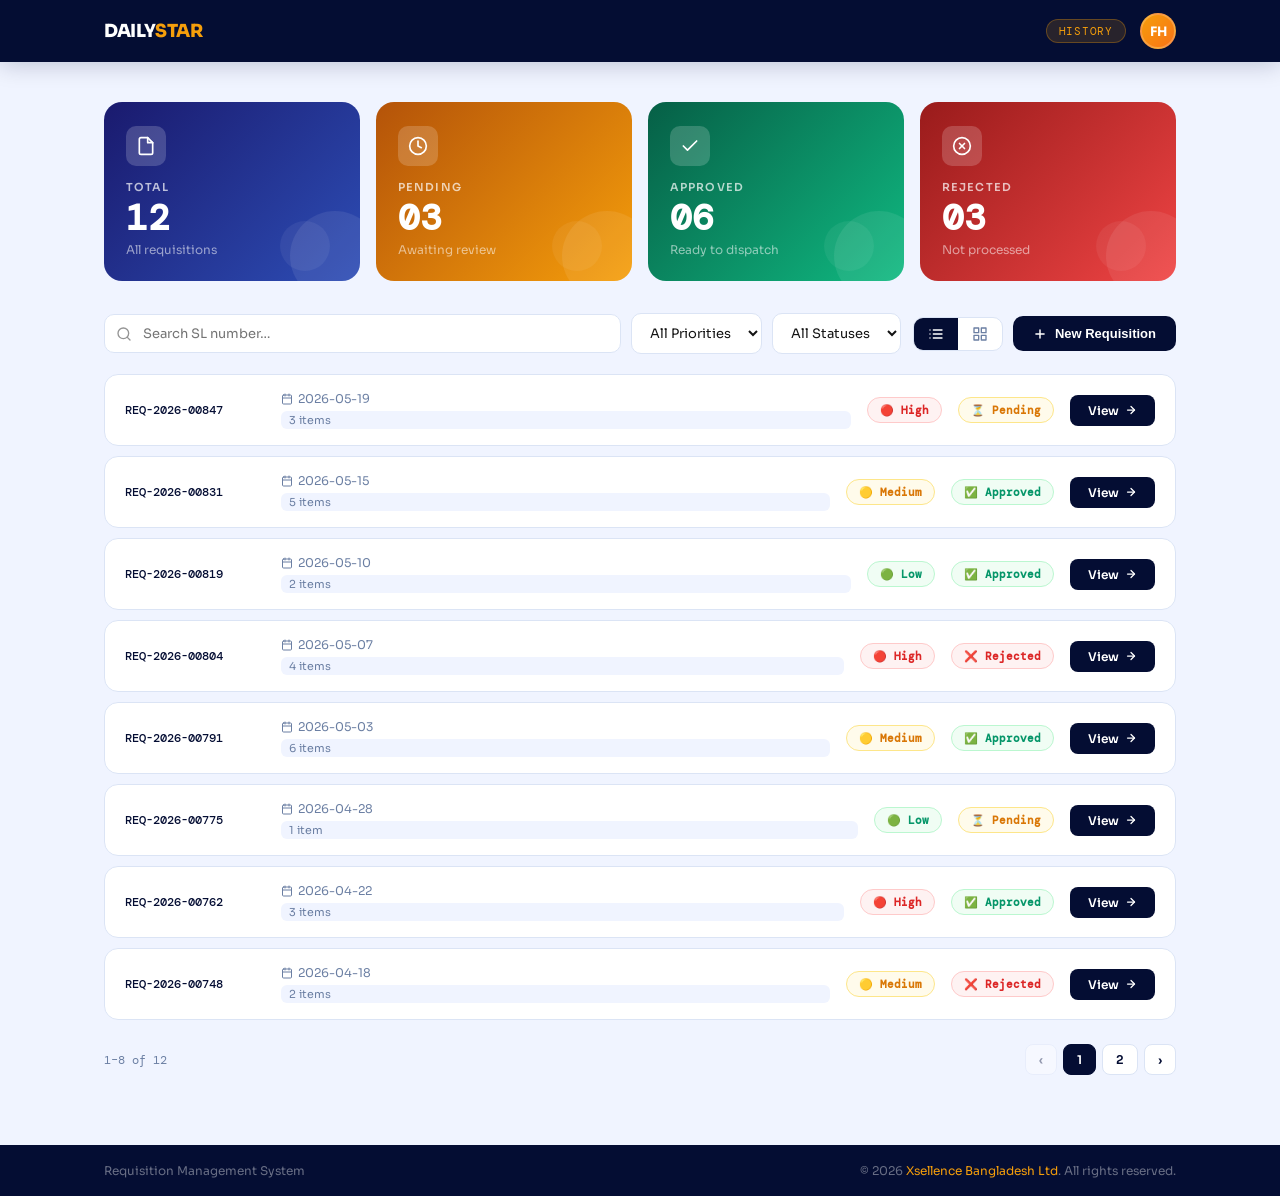
<file: test.html>
<!DOCTYPE html>
<html lang="en">

    <head>
        <meta charset="UTF-8">
        <meta name="viewport" content="width=device-width, initial-scale=1.0">
        <title>Requisition History – Design 1</title>
        <link
            href="https://fonts.googleapis.com/css2?family=Sora:wght@300;400;600;700;800&family=DM+Mono:wght@400;500&display=swap"
            rel="stylesheet">
        <style>
            :root {
                --navy: #040D33;
                --card: #fff;
                --border: #dbe4f5;
                --light: #f0f4ff;
                --muted: #6b7fa3;
                --text: #131313;
                --g-total: linear-gradient(135deg, #1a1a6e 0%, #2d4db5 100%);
                --g-pending: linear-gradient(135deg, #b45309 0%, #f59e0b 100%);
                --g-approved: linear-gradient(135deg, #065f46 0%, #10b981 100%);
                --g-rejected: linear-gradient(135deg, #991b1b 0%, #ef4444 100%);
            }

            *,
            *::before,
            *::after {
                box-sizing: border-box;
                margin: 0;
                padding: 0
            }

            body {
                font-family: 'Sora', sans-serif;
                background: #f0f4ff;
                color: var(--text);
                min-height: 100vh;
                display: flex;
                flex-direction: column
            }

            .container {
                max-width: 1120px;
                margin: 0 auto;
                padding: 0 24px
            }

            /* NAV */
            nav {
                background: var(--navy);
                padding: 0;
                position: sticky;
                top: 0;
                z-index: 100;
                box-shadow: 0 2px 24px rgba(4, 13, 51, .22)
            }

            .nav-inner {
                display: flex;
                align-items: center;
                justify-content: space-between;
                height: 62px
            }

            .nav-brand {
                font-size: 18px;
                font-weight: 800;
                color: #fff;
                letter-spacing: -.02em
            }

            .nav-brand span {
                color: #f59e0b
            }

            .nav-pill {
                background: rgba(245, 158, 11, .15);
                color: #f59e0b;
                border: 1px solid rgba(245, 158, 11, .3);
                font-family: 'DM Mono', monospace;
                font-size: 11px;
                padding: 4px 12px;
                border-radius: 20px;
                letter-spacing: .07em
            }

            .nav-avatar {
                width: 36px;
                height: 36px;
                border-radius: 50%;
                background: linear-gradient(135deg, #f59e0b, #f97316);
                color: #fff;
                font-weight: 700;
                font-size: 13px;
                display: flex;
                align-items: center;
                justify-content: center;
                border: 2px solid rgba(255, 255, 255, .2)
            }

            .nav-right {
                display: flex;
                align-items: center;
                gap: 14px
            }

            /* MAIN */
            main {
                flex: 1;
                padding: 40px 0 70px
            }

            /* Summary Cards */
            .summary-grid {
                display: grid;
                grid-template-columns: repeat(4, 1fr);
                gap: 16px;
                margin-bottom: 32px
            }

            .s-card {
                border-radius: 18px;
                padding: 24px 22px;
                position: relative;
                overflow: hidden;
                cursor: default;
                transition: transform .2s, box-shadow .2s
            }

            .s-card:hover {
                transform: translateY(-3px);
                box-shadow: 0 12px 40px rgba(0, 0, 0, .18)
            }

            .s-card::after {
                content: "";
                position: absolute;
                right: -20px;
                bottom: -20px;
                width: 90px;
                height: 90px;
                border-radius: 50%;
                background: rgba(255, 255, 255, .08)
            }

            .s-card::before {
                content: "";
                position: absolute;
                right: 30px;
                bottom: 10px;
                width: 50px;
                height: 50px;
                border-radius: 50%;
                background: rgba(255, 255, 255, .06)
            }

            .s-card.total {
                background: var(--g-total)
            }

            .s-card.pending {
                background: var(--g-pending)
            }

            .s-card.approved {
                background: var(--g-approved)
            }

            .s-card.rejected {
                background: var(--g-rejected)
            }

            .s-icon {
                width: 40px;
                height: 40px;
                border-radius: 10px;
                background: rgba(255, 255, 255, .18);
                display: flex;
                align-items: center;
                justify-content: center;
                margin-bottom: 14px
            }

            .s-label {
                font-size: 11px;
                font-weight: 600;
                letter-spacing: .1em;
                text-transform: uppercase;
                color: rgba(255, 255, 255, .7);
                margin-bottom: 6px
            }

            .s-value {
                font-size: 36px;
                font-weight: 800;
                color: #fff;
                font-family: 'DM Mono', monospace;
                line-height: 1
            }

            .s-sub {
                font-size: 12px;
                color: rgba(255, 255, 255, .55);
                margin-top: 6px
            }

            /* Toolbar */
            .toolbar {
                display: flex;
                align-items: center;
                justify-content: space-between;
                margin-bottom: 20px;
                gap: 12px;
                flex-wrap: wrap
            }

            .toolbar-left {
                display: flex;
                align-items: center;
                gap: 10px;
                flex-wrap: wrap;
                flex: 1
            }

            .search-wrap {
                position: relative;
                flex: 1;
                min-width: 200px
            }

            .search-wrap svg {
                position: absolute;
                left: 12px;
                top: 50%;
                transform: translateY(-50%);
                pointer-events: none;
                opacity: .45
            }

            .search-wrap input {
                width: 100%;
                padding: 10px 14px 10px 38px;
                border: 1.5px solid var(--border);
                border-radius: 10px;
                font-family: 'Sora', sans-serif;
                font-size: 13px;
                background: #fff;
                outline: none;
                transition: border .2s
            }

            .search-wrap input:focus {
                border-color: var(--navy)
            }

            select.flt {
                padding: 10px 14px;
                border: 1.5px solid var(--border);
                border-radius: 10px;
                font-family: 'Sora', sans-serif;
                font-size: 13px;
                background: #fff;
                outline: none;
                cursor: pointer;
                color: var(--text)
            }

            .toggle-wrap {
                display: flex;
                background: #fff;
                border: 1.5px solid var(--border);
                border-radius: 10px;
                overflow: hidden
            }

            .tog-btn {
                padding: 8px 14px;
                background: none;
                border: none;
                cursor: pointer;
                display: flex;
                align-items: center;
                color: var(--muted);
                transition: all .18s
            }

            .tog-btn.active {
                background: var(--navy);
                color: #fff
            }

            .new-btn {
                background: var(--navy);
                color: #fff;
                padding: 10px 20px;
                border-radius: 10px;
                font-size: 13px;
                font-weight: 600;
                border: none;
                cursor: pointer;
                display: flex;
                align-items: center;
                gap: 8px;
                white-space: nowrap;
                transition: background .18s
            }

            .new-btn:hover {
                background: #091755
            }

            /* ── LIST VIEW ── */
            .list-view {
                display: flex;
                flex-direction: column;
                gap: 10px
            }

            .list-item {
                background: #fff;
                border: 1.5px solid var(--border);
                border-radius: 14px;
                padding: 16px 20px;
                display: grid;
                grid-template-columns: 140px 1fr auto auto auto;
                align-items: center;
                gap: 16px;
                transition: all .18s;
                cursor: default
            }

            .list-item:hover {
                border-color: var(--navy);
                box-shadow: 0 4px 20px rgba(4, 13, 51, .08);
                transform: translateX(3px)
            }

            .li-sl {
                font-family: 'DM Mono', monospace;
                font-size: 12px;
                font-weight: 500;
                color: var(--navy)
            }

            .li-meta {
                display: flex;
                flex-direction: column;
                gap: 3px
            }

            .li-date {
                font-size: 12px;
                color: var(--muted);
                display: flex;
                align-items: center;
                gap: 5px
            }

            .li-items {
                font-size: 11px;
                color: var(--muted);
                background: var(--light);
                padding: 2px 8px;
                border-radius: 6px;
                display: inline-block;
                margin-top: 2px
            }

            .badge {
                display: inline-flex;
                align-items: center;
                gap: 5px;
                padding: 5px 12px;
                border-radius: 20px;
                font-size: 11px;
                font-weight: 600;
                font-family: 'DM Mono', monospace;
                white-space: nowrap
            }

            .badge.high {
                background: #fef2f2;
                color: #dc2626;
                border: 1px solid #fecaca
            }

            .badge.medium {
                background: #fffbeb;
                color: #d97706;
                border: 1px solid #fde68a
            }

            .badge.low {
                background: #f0fdf4;
                color: #059669;
                border: 1px solid #bbf7d0
            }

            .badge.pending {
                background: #fffbeb;
                color: #d97706;
                border: 1px solid #fde68a
            }

            .badge.approved {
                background: #f0fdf4;
                color: #059669;
                border: 1px solid #bbf7d0
            }

            .badge.rejected {
                background: #fef2f2;
                color: #dc2626;
                border: 1px solid #fecaca
            }

            .view-btn {
                background: var(--navy);
                color: #fff;
                padding: 8px 18px;
                border-radius: 8px;
                font-size: 12px;
                font-weight: 600;
                text-decoration: none;
                display: inline-flex;
                align-items: center;
                gap: 6px;
                transition: all .18s;
                white-space: nowrap
            }

            .view-btn:hover {
                background: #091755;
                gap: 10px
            }

            /* ── CARD VIEW ── */
            .card-view {
                display: grid;
                grid-template-columns: repeat(auto-fill, minmax(300px, 1fr));
                gap: 18px
            }

            .req-card {
                background: #fff;
                border: 1.5px solid var(--border);
                border-radius: 18px;
                overflow: hidden;
                transition: all .2s;
                cursor: default
            }

            .req-card:hover {
                transform: translateY(-4px);
                box-shadow: 0 12px 40px rgba(4, 13, 51, .1);
                border-color: transparent
            }

            .card-top {
                padding: 18px 20px 14px;
                border-bottom: 1px solid var(--border);
                display: flex;
                justify-content: space-between;
                align-items: flex-start
            }

            .card-sl {
                font-family: 'DM Mono', monospace;
                font-size: 12px;
                font-weight: 500;
                color: var(--navy)
            }

            .card-body {
                padding: 16px 20px
            }

            .card-row {
                display: flex;
                justify-content: space-between;
                align-items: center;
                margin-bottom: 12px
            }

            .card-label {
                font-size: 11px;
                font-weight: 600;
                text-transform: uppercase;
                letter-spacing: .07em;
                color: var(--muted)
            }

            .card-val {
                font-size: 13px;
                font-weight: 600;
                color: var(--text)
            }

            .card-footer {
                padding: 14px 20px;
                background: #fafbff;
                border-top: 1px solid var(--border);
                display: flex;
                justify-content: space-between;
                align-items: center
            }

            .items-chip {
                font-size: 12px;
                color: var(--muted);
                display: flex;
                align-items: center;
                gap: 5px
            }

            /* Accent left border on card based on status */
            .req-card.pending {
                border-left: 4px solid #f59e0b
            }

            .req-card.approved {
                border-left: 4px solid #10b981
            }

            .req-card.rejected {
                border-left: 4px solid #ef4444
            }

            /* empty */
            .empty {
                text-align: center;
                padding: 60px;
                color: var(--muted)
            }

            /* Pagination */
            .pagination {
                display: flex;
                align-items: center;
                justify-content: space-between;
                margin-top: 24px;
                flex-wrap: wrap;
                gap: 12px
            }

            .page-info {
                font-size: 12px;
                color: var(--muted);
                font-family: 'DM Mono', monospace
            }

            .page-btns {
                display: flex;
                gap: 6px
            }

            .page-btns button {
                padding: 7px 13px;
                border: 1.5px solid var(--border);
                background: #fff;
                border-radius: 8px;
                font-size: 12px;
                font-family: 'Sora', sans-serif;
                color: var(--navy);
                cursor: pointer;
                font-weight: 600;
                transition: all .15s
            }

            .page-btns button:hover,
            .page-btns button.active {
                background: var(--navy);
                color: #fff;
                border-color: var(--navy)
            }

            .page-btns button:disabled {
                opacity: .4;
                cursor: not-allowed
            }

            /* hidden */
            .hidden {
                display: none !important
            }

            footer {
                background: var(--navy);
                padding: 18px 0;
                margin-top: auto
            }

            .footer-wrap {
                display: flex;
                justify-content: space-between;
                align-items: center;
                flex-wrap: wrap;
                gap: 8px
            }

            .footer-wrap p {
                font-size: 12px;
                color: rgba(255, 255, 255, .4)
            }

            .footer-wrap a {
                color: #f59e0b;
                text-decoration: none
            }

            @keyframes fadeUp {
                from {
                    opacity: 0;
                    transform: translateY(14px)
                }

                to {
                    opacity: 1;
                    transform: translateY(0)
                }
            }

            .s-card {
                animation: fadeUp .4s both
            }

            .s-card:nth-child(1) {
                animation-delay: .05s
            }

            .s-card:nth-child(2) {
                animation-delay: .1s
            }

            .s-card:nth-child(3) {
                animation-delay: .15s
            }

            .s-card:nth-child(4) {
                animation-delay: .2s
            }

            @media(max-width:760px) {
                .summary-grid {
                    grid-template-columns: repeat(2, 1fr)
                }

                .list-item {
                    grid-template-columns: 1fr auto;
                    gap: 10px
                }

                .li-meta,
                .badge.priority-badge {
                    display: none
                }
            }
        </style>
    </head>

    <body>

        <nav>
            <div class="container">
                <div class="nav-inner">
                    <div class="nav-brand">DAILY<span>STAR</span></div>
                    <div class="nav-right">
                        <span class="nav-pill">HISTORY</span>
                        <div class="nav-avatar">FH</div>
                    </div>
                </div>
            </div>
        </nav>

        <main>
            <div class="container">

                <!-- Summary -->
                <div class="summary-grid" id="summaryGrid"></div>

                <!-- Toolbar -->
                <div class="toolbar">
                    <div class="toolbar-left">
                        <div class="search-wrap">
                            <svg width="16" height="16" viewBox="0 0 24 24" fill="none" stroke="currentColor"
                                stroke-width="2" stroke-linecap="round" stroke-linejoin="round">
                                <circle cx="11" cy="11" r="8" />
                                <line x1="21" y1="21" x2="16.65" y2="16.65" />
                            </svg>
                            <input type="text" id="search" placeholder="Search SL number…">
                        </div>
                        <select class="flt" id="prioFlt">
                            <option value="">All Priorities</option>
                            <option>High</option>
                            <option>Medium</option>
                            <option>Low</option>
                        </select>
                        <select class="flt" id="statusFlt">
                            <option value="">All Statuses</option>
                            <option>Pending</option>
                            <option>Approved</option>
                            <option>Rejected</option>
                        </select>
                    </div>
                    <div style="display:flex;gap:10px;align-items:center">
                        <div class="toggle-wrap">
                            <button class="tog-btn active" id="listToggle" title="List view" onclick="setView('list')">
                                <svg width="16" height="16" viewBox="0 0 24 24" fill="none" stroke="currentColor"
                                    stroke-width="2" stroke-linecap="round" stroke-linejoin="round">
                                    <line x1="8" y1="6" x2="21" y2="6" />
                                    <line x1="8" y1="12" x2="21" y2="12" />
                                    <line x1="8" y1="18" x2="21" y2="18" />
                                    <line x1="3" y1="6" x2="3.01" y2="6" />
                                    <line x1="3" y1="12" x2="3.01" y2="12" />
                                    <line x1="3" y1="18" x2="3.01" y2="18" />
                                </svg>
                            </button>
                            <button class="tog-btn" id="cardToggle" title="Card view" onclick="setView('card')">
                                <svg width="16" height="16" viewBox="0 0 24 24" fill="none" stroke="currentColor"
                                    stroke-width="2" stroke-linecap="round" stroke-linejoin="round">
                                    <rect x="3" y="3" width="7" height="7" />
                                    <rect x="14" y="3" width="7" height="7" />
                                    <rect x="3" y="14" width="7" height="7" />
                                    <rect x="14" y="14" width="7" height="7" />
                                </svg>
                            </button>
                        </div>
                        <button class="new-btn" onclick="location.href='index.html'">
                            <svg width="14" height="14" viewBox="0 0 24 24" fill="none" stroke="currentColor"
                                stroke-width="2.5" stroke-linecap="round" stroke-linejoin="round">
                                <line x1="12" y1="5" x2="12" y2="19" />
                                <line x1="5" y1="12" x2="19" y2="12" />
                            </svg>
                            New Requisition
                        </button>
                    </div>
                </div>

                <!-- List View -->
                <div id="listView" class="list-view"></div>
                <!-- Card View -->
                <div id="cardView" class="card-view hidden"></div>

                <!-- Pagination -->
                <div class="pagination">
                    <div class="page-info" id="pageInfo"></div>
                    <div class="page-btns" id="pageBtns"></div>
                </div>
            </div>
        </main>

        <footer>
            <div class="container">
                <div class="footer-wrap">
                    <p>Requisition Management System</p>
                    <p>&copy; 2026 <a href="#">Xsellence Bangladesh Ltd</a>. All rights reserved.</p>
                </div>
            </div>
        </footer>

        <script>
            const data = [
                { sl: "REQ-2026-00847", date: "2026-05-19", priority: "High", status: "Pending", items: 3 },
                { sl: "REQ-2026-00831", date: "2026-05-15", priority: "Medium", status: "Approved", items: 5 },
                { sl: "REQ-2026-00819", date: "2026-05-10", priority: "Low", status: "Approved", items: 2 },
                { sl: "REQ-2026-00804", date: "2026-05-07", priority: "High", status: "Rejected", items: 4 },
                { sl: "REQ-2026-00791", date: "2026-05-03", priority: "Medium", status: "Approved", items: 6 },
                { sl: "REQ-2026-00775", date: "2026-04-28", priority: "Low", status: "Pending", items: 1 },
                { sl: "REQ-2026-00762", date: "2026-04-22", priority: "High", status: "Approved", items: 3 },
                { sl: "REQ-2026-00748", date: "2026-04-18", priority: "Medium", status: "Rejected", items: 2 },
                { sl: "REQ-2026-00733", date: "2026-04-12", priority: "Low", status: "Approved", items: 7 },
                { sl: "REQ-2026-00719", date: "2026-04-05", priority: "High", status: "Pending", items: 2 },
                { sl: "REQ-2026-00705", date: "2026-03-30", priority: "Medium", status: "Approved", items: 4 },
                { sl: "REQ-2026-00690", date: "2026-03-22", priority: "Low", status: "Rejected", items: 3 },
            ];

            const PER = 8;
            let page = 1, view = 'list', filtered = [...data];

            const icons = {
                total: `<svg width="20" height="20" viewBox="0 0 24 24" fill="none" stroke="white" stroke-width="2" stroke-linecap="round" stroke-linejoin="round"><path d="M14 2H6a2 2 0 0 0-2 2v16a2 2 0 0 0 2 2h12a2 2 0 0 0 2-2V8z"/><polyline points="14 2 14 8 20 8"/></svg>`,
                pending: `<svg width="20" height="20" viewBox="0 0 24 24" fill="none" stroke="white" stroke-width="2" stroke-linecap="round" stroke-linejoin="round"><circle cx="12" cy="12" r="10"/><polyline points="12 6 12 12 16 14"/></svg>`,
                approved: `<svg width="20" height="20" viewBox="0 0 24 24" fill="none" stroke="white" stroke-width="2" stroke-linecap="round" stroke-linejoin="round"><polyline points="20 6 9 17 4 12"/></svg>`,
                rejected: `<svg width="20" height="20" viewBox="0 0 24 24" fill="none" stroke="white" stroke-width="2" stroke-linecap="round" stroke-linejoin="round"><circle cx="12" cy="12" r="10"/><line x1="15" y1="9" x2="9" y2="15"/><line x1="9" y1="9" x2="15" y2="15"/></svg>`,
            };

            function renderSummary() {
                const t = data.length, p = data.filter(r => r.status === "Pending").length,
                    a = data.filter(r => r.status === "Approved").length, r = data.filter(r => r.status === "Rejected").length;
                document.getElementById("summaryGrid").innerHTML = `
    <div class="s-card total"><div class="s-icon">${icons.total}</div><div class="s-label">Total</div><div class="s-value">${String(t).padStart(2, "0")}</div><div class="s-sub">All requisitions</div></div>
    <div class="s-card pending"><div class="s-icon">${icons.pending}</div><div class="s-label">Pending</div><div class="s-value">${String(p).padStart(2, "0")}</div><div class="s-sub">Awaiting review</div></div>
    <div class="s-card approved"><div class="s-icon">${icons.approved}</div><div class="s-label">Approved</div><div class="s-value">${String(a).padStart(2, "0")}</div><div class="s-sub">Ready to dispatch</div></div>
    <div class="s-card rejected"><div class="s-icon">${icons.rejected}</div><div class="s-label">Rejected</div><div class="s-value">${String(r).padStart(2, "0")}</div><div class="s-sub">Not processed</div></div>
  `;
            }

            function pb(p) { const c = p.toLowerCase(); const d = p === "High" ? "🔴" : p === "Medium" ? "🟡" : "🟢"; return `<span class="badge ${c}">${d} ${p}</span>` }
            function sb(s) { const c = s.toLowerCase(); const d = s === "Pending" ? "⏳" : s === "Approved" ? "✅" : "❌"; return `<span class="badge ${c}">${d} ${s}</span>` }

            function renderList() {
                const start = (page - 1) * PER, slice = filtered.slice(start, start + PER);
                const lv = document.getElementById("listView"), cv = document.getElementById("cardView");
                if (!slice.length) {
                    lv.innerHTML = cv.innerHTML = `<div class="empty">No results found.</div>`;
                    document.getElementById("pageInfo").textContent = "";
                    document.getElementById("pageBtns").innerHTML = "";
                    return;
                }
                lv.innerHTML = slice.map((r, i) => `
    <div class="list-item" style="animation:fadeUp .3s ${i * .04}s both">
      <span class="li-sl">${r.sl}</span>
      <div class="li-meta">
        <span class="li-date"><svg width="12" height="12" viewBox="0 0 24 24" fill="none" stroke="currentColor" stroke-width="2" stroke-linecap="round" stroke-linejoin="round"><rect x="3" y="4" width="18" height="18" rx="2" ry="2"/><line x1="16" y1="2" x2="16" y2="6"/><line x1="8" y1="2" x2="8" y2="6"/><line x1="3" y1="10" x2="21" y2="10"/></svg>${r.date}</span>
        <span class="li-items">${r.items} item${r.items !== 1 ? "s" : ""}</span>
      </div>
      ${pb(r.priority)}
      ${sb(r.status)}
      <a href="view.html?sl=${encodeURIComponent(r.sl)}" class="view-btn">View <svg width="12" height="12" viewBox="0 0 24 24" fill="none" stroke="currentColor" stroke-width="2.5" stroke-linecap="round" stroke-linejoin="round"><path d="M5 12h14"/><path d="m12 5 7 7-7 7"/></svg></a>
    </div>
  `).join("");

                cv.innerHTML = slice.map((r, i) => `
    <div class="req-card ${r.status.toLowerCase()}" style="animation:fadeUp .3s ${i * .05}s both">
      <div class="card-top">
        <div><div class="card-sl">${r.sl}</div><div style="font-size:11px;color:var(--muted);margin-top:4px">${r.date}</div></div>
        ${sb(r.status)}
      </div>
      <div class="card-body">
        <div class="card-row"><span class="card-label">Priority</span>${pb(r.priority)}</div>
        <div class="card-row"><span class="card-label">Items</span><span class="card-val">${r.items} product${r.items !== 1 ? "s" : ""}</span></div>
      </div>
      <div class="card-footer">
        <span class="items-chip">
          <svg width="13" height="13" viewBox="0 0 24 24" fill="none" stroke="currentColor" stroke-width="2" stroke-linecap="round" stroke-linejoin="round"><path d="M6 2L3 6v14a2 2 0 002 2h14a2 2 0 002-2V6l-3-4z"/><line x1="3" y1="6" x2="21" y2="6"/><path d="M16 10a4 4 0 01-8 0"/></svg>
          ${r.items} items
        </span>
        <a href="view.html?sl=${encodeURIComponent(r.sl)}" class="view-btn">View Details →</a>
      </div>
    </div>
  `).join("");

                const total = filtered.length, tp = Math.ceil(total / PER);
                document.getElementById("pageInfo").textContent = `${start + 1}–${Math.min(start + PER, total)} of ${total}`;
                let b = `<button ${page === 1 ? "disabled" : ""} onclick="go(${page - 1})">‹</button>`;
                for (let i = 1; i <= tp; i++) b += `<button class="${i === page ? "active" : ""}" onclick="go(${i})">${i}</button>`;
                b += `<button ${page === tp ? "disabled" : ""} onclick="go(${page + 1})">›</button>`;
                document.getElementById("pageBtns").innerHTML = b;
            }

            function go(p) { page = p; renderList() }
            function setView(v) {
                view = v;
                document.getElementById("listView").classList.toggle("hidden", v !== "list");
                document.getElementById("cardView").classList.toggle("hidden", v !== "card");
                document.getElementById("listToggle").classList.toggle("active", v === "list");
                document.getElementById("cardToggle").classList.toggle("active", v === "card");
            }
            function applyFilter() {
                const s = document.getElementById("search").value.toLowerCase();
                const p = document.getElementById("prioFlt").value;
                const st = document.getElementById("statusFlt").value;
                filtered = data.filter(r => (!s || r.sl.toLowerCase().includes(s)) && (!p || r.priority === p) && (!st || r.status === st));
                page = 1; renderList();
            }
            document.getElementById("search").addEventListener("input", applyFilter);
            document.getElementById("prioFlt").addEventListener("change", applyFilter);
            document.getElementById("statusFlt").addEventListener("change", applyFilter);

            renderSummary(); renderList();
        </script>
    </body>

</html>
</file>
